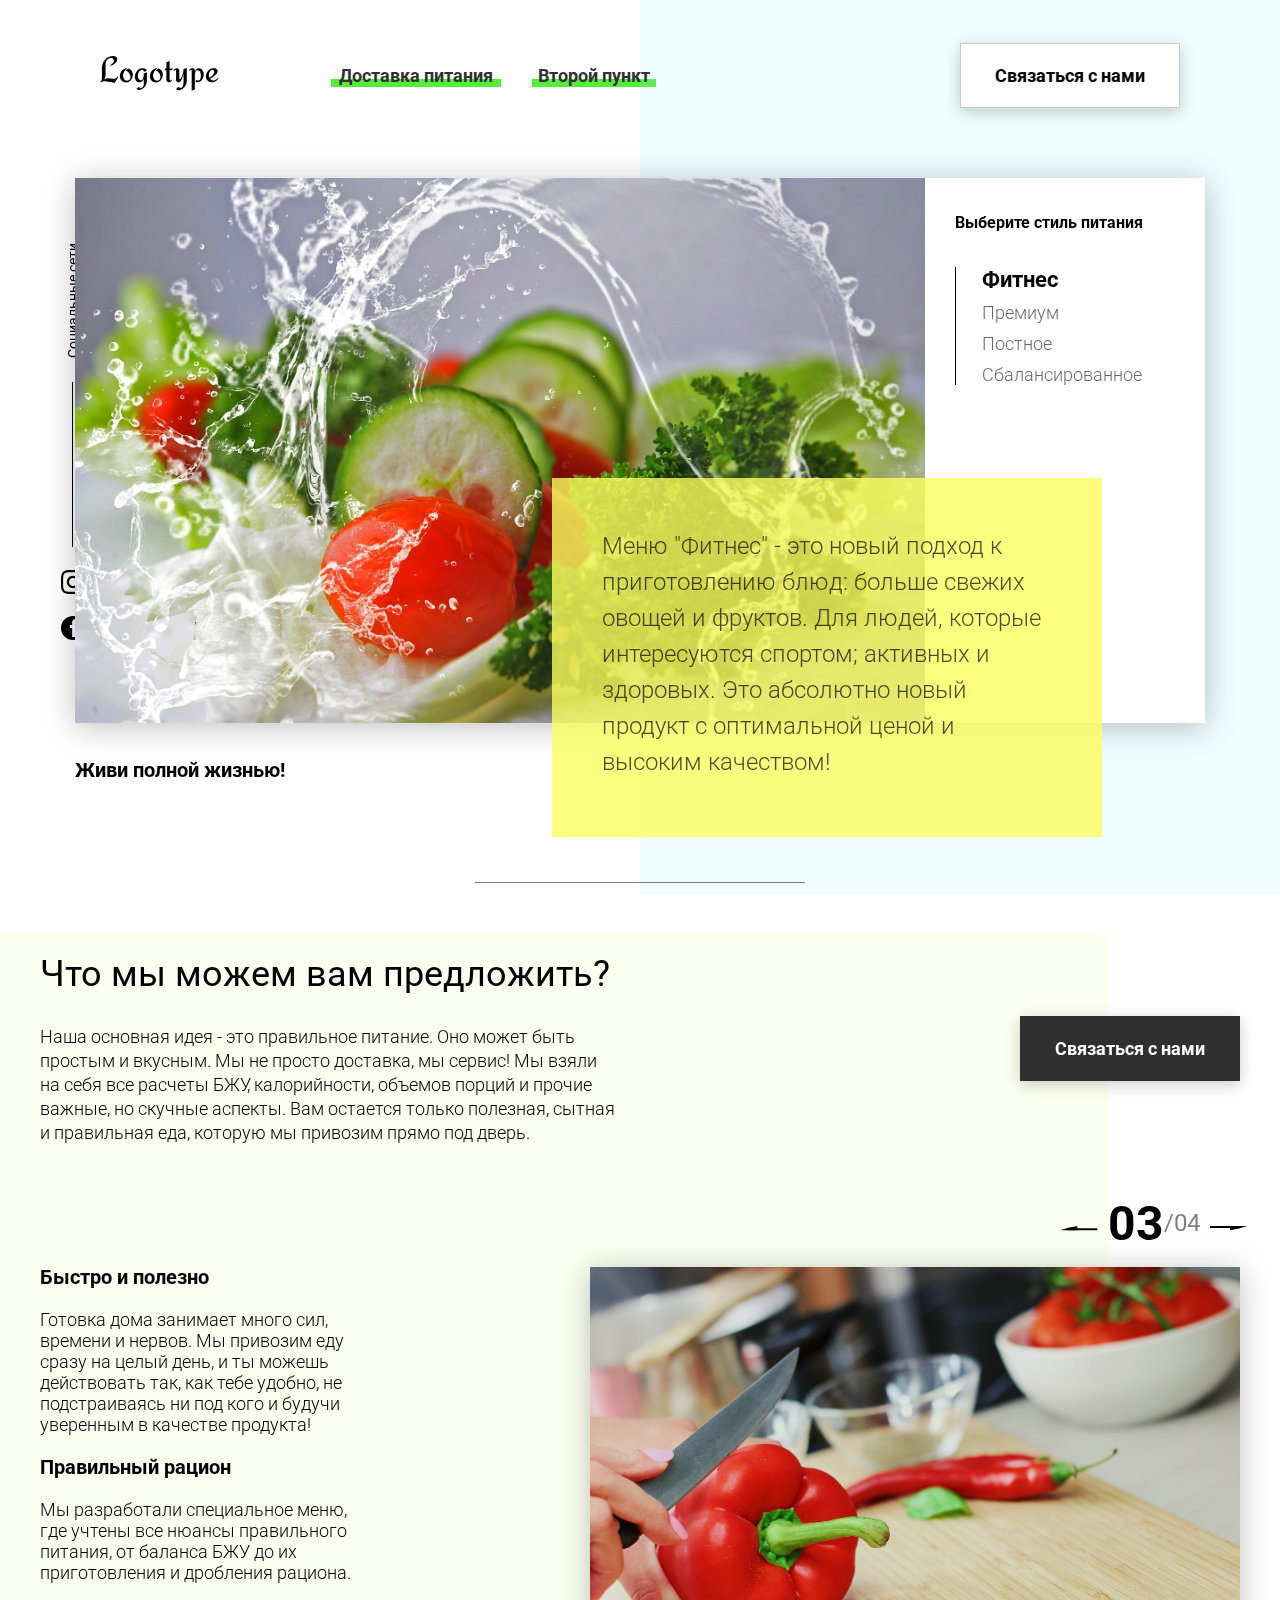
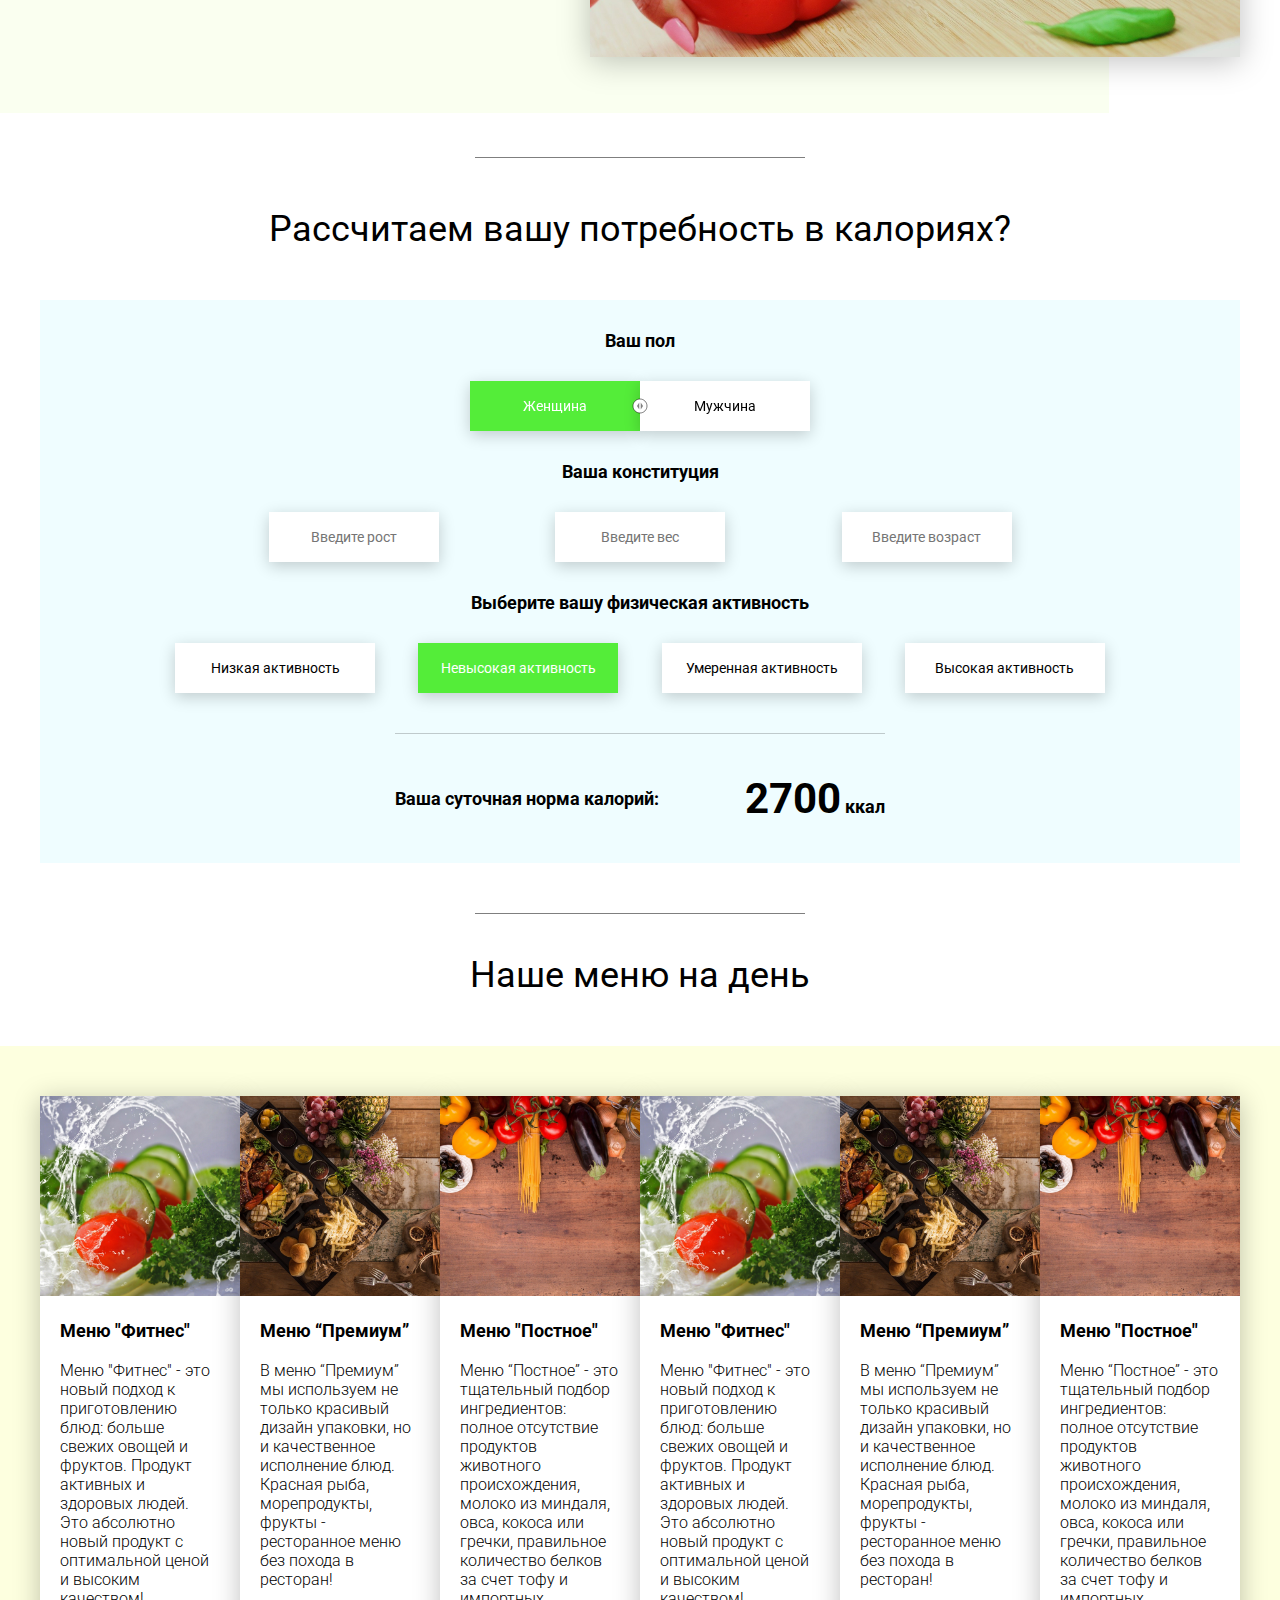
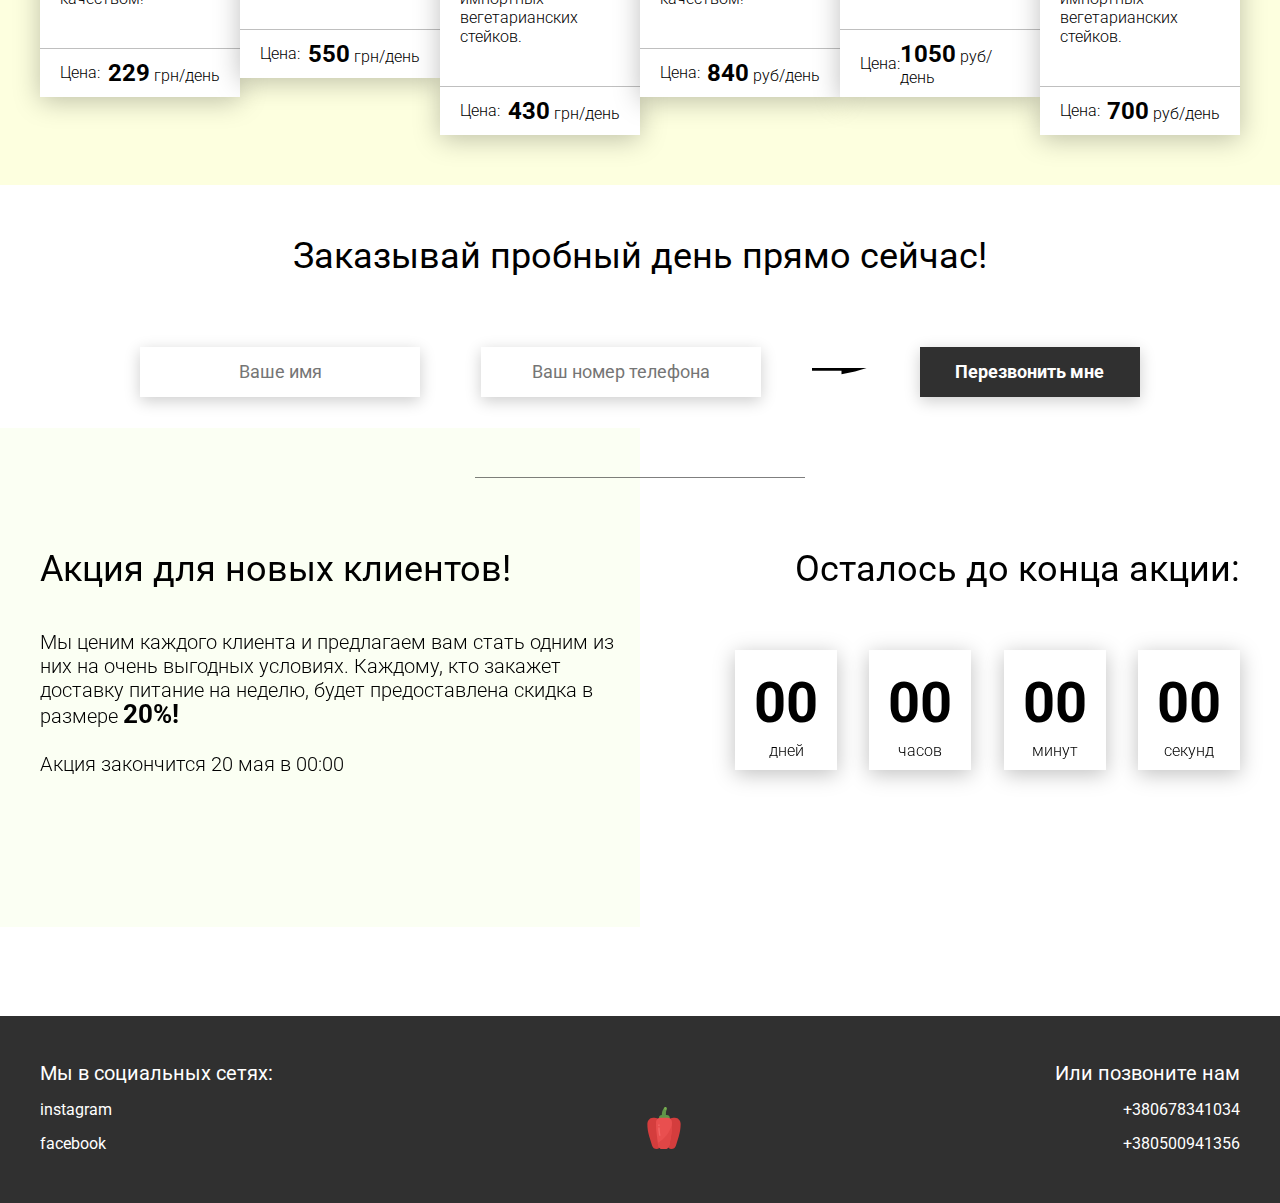
<file: project_03_food/index.html>
<!DOCTYPE html>
<html lang="en">
<head>
    <meta charset="UTF-8">
    <meta name="viewport" content="width=device-width, initial-scale=1.0">
    <title>Food</title>
    <link rel="stylesheet" href="css/style.css">
</head>
<body>
    <header class="header">
        <div class="header__left-block">
            <div class="header__logo">
                <img src="icons/logo.svg" alt="Логотип">
            </div>
            <nav class="header__links">
                <a href="#" class="header__link">Доставка питания</a>
                <a href="#" class="header__link">Второй пункт</a>
            </nav>
        </div>
        <div class="header__right-block">
            <button data-modal class="btn btn_white">Связаться с нами</button>
        </div>
    </header>
    <div class="sidepanel">
        <div class="sidepanel__text"><span>Социальные сети</span></div>
        <div class="sidepanel__divider"></div>
        <a href="#" class="sidepanel__icon">
            <img src="icons/instagram.svg" alt="instagram">
        </a>
        <a href="#" class="sidepanel__icon">
            <img src="icons/facebook.svg" alt="facebook">
        </a>
    </div>

    <div class="preview">
        <div class="bgc_blue"></div>
        <div class="container">
            <div class="tabcontainer">
                <div class="tabcontent">
                    <img src="img/tabs/vegy.jpg" alt="vegy">
                    <div class="tabcontent__descr">
                        Меню "Фитнес" - это новый подход к приготовлению блюд: больше свежих овощей и фруктов. Для людей, которые интересуются спортом; активных и здоровых. Это абсолютно новый продукт с оптимальной ценой и высоким качеством!
                    </div>
                </div>
                <div class="tabcontent">
                    <img src="img/tabs/elite.jpg" alt="elite">
                    <div class="tabcontent__descr">
                        Меню “Премиум” - мы используем не только красивый дизайн упаковки, но и качественное исполнение блюд. Красная рыба, морепродукты, фрукты - ресторанное меню без похода в ресторан!                                     
                    </div>
                </div>
                <div class="tabcontent">
                    <img src="img/tabs/post.jpg" alt="post">
                    <div class="tabcontent__descr">
                        Наше специальное “Постное меню” - это тщательный подбор ингредиентов: полное отсутствие продуктов животного происхождения. Полная гармония с собой и природой в каждом элементе! Все будет Ом!                                     
                    </div>
                </div>
                <div class="tabcontent">
                    <img src="img/tabs/vegy.jpg" alt="vegy">
                    <div class="tabcontent__descr">
                        Меню "Сбалансированное" - это соответствие вашего рациона всем научным рекомендациям. Мы тщательно просчитываем вашу потребность в к/б/ж/у и создаем лучшие блюда для вас.
                    </div>
                </div>
                <div class="tabheader">
                    <h3>Выберите стиль питания</h3>
                    <div class="tabheader__items">
                        <div class="tabheader__item tabheader__item_active">Фитнес</div>
                        <div class="tabheader__item">Премиум</div>
                        <div class="tabheader__item">Постное</div>
                        <div class="tabheader__item">Сбалансированное</div>
                    </div>
                </div>
            </div>
            <div class="preview__life">Живи полной жизнью!</div>
        </div>
    </div>

    <div class="divider"></div>

    <div class="offer">
        <div class="bgc_y"></div>
        <div class="container">
            <div class="offer__text">
                <h2 class="title">Что мы можем вам предложить?</h2>
                <div class="offer__descr">
                    Наша основная идея - это правильное питание. Оно может быть простым и вкусным. Мы не просто доставка, мы сервис! Мы взяли на себя все расчеты БЖУ, калорийности, объемов порций и прочие важные, но скучные аспекты. Вам остается только полезная, сытная и правильная еда, которую мы привозим прямо под дверь.
                </div>
            </div>
            <div class="offer__action">
                <button data-modal class="btn btn_dark">Связаться с нами</button>
            </div>
        </div>
        <div class="container">
            <div class="offer__advantages">
                <h2>Быстро и полезно</h2>
                <div class="offer__advantages-text">
                    Готовка дома занимает много сил, времени и нервов. Мы привозим еду сразу на целый день, и ты можешь действовать так, как тебе удобно, не подстраиваясь ни под кого и будучи уверенным в качестве продукта!
                </div>
                <h2>Правильный рацион</h2>
                <div class="offer__advantages-text">
                    Мы разработали специальное меню, где учтены все нюансы правильного питания, от баланса БЖУ до их приготовления и дробления рациона.
                </div>
            </div>
            <div class="offer__slider">
                <div class="offer__slider-counter">
                    <div class="offer__slider-prev">
                        <img src="icons/left.svg" alt="prev">
                    </div>
                    <span id="current">03</span>
                    /
                    <span id="total">04</span>
                    <div class="offer__slider-next">
                        <img src="icons/right.svg" alt="next">
                    </div>
                </div>
                <div class="offer__slider-wrapper">
                    <div class="offer__slide">
                        <img src="img/slider/pepper.jpg" alt="pepper">
                    </div>
                    <!-- <div class="offer__slide">
                        <img src="img/slider/food-12.jpg" alt="food">
                    </div>
                    <div class="offer__slide">
                        <img src="img/slider/olive-oil.jpg" alt="oil">
                    </div>
                    <div class="offer__slide">
                        <img src="img/slider/paprika.jpg" alt="paprika">
                    </div> -->
                </div>
            </div>
        </div>
    </div>

    <div class="divider"></div>

    <div class="calculating">
        <div class="container">
            <h2 class="title">Рассчитаем вашу потребность в калориях?
            </h2>
            <div class="calculating__field">
                <div class="calculating__subtitle">
                    Ваш пол
                </div>
                <div class="calculating__choose" id="gender">
                    <div class="calculating__choose-item calculating__choose-item_active">Женщина</div>
                    <div class="calculating__choose-item">Мужчина</div>
                </div>

                <div class="calculating__subtitle">
                    Ваша конституция
                </div>
                <div class="calculating__choose calculating__choose_medium">
                    <input type="text" id="height" placeholder="Введите рост" class="calculating__choose-item">
                    <input type="text" id="weight" placeholder="Введите вес"  class="calculating__choose-item">
                    <input type="text" id="age" placeholder="Введите возраст" class="calculating__choose-item">
                </div>

                <div class="calculating__subtitle">
                    Выберите вашу физическая активность
                </div>
                <div class="calculating__choose calculating__choose_big">
                    <div id="low" class="calculating__choose-item">Низкая активность </div>
                    <div id="small"  class="calculating__choose-item calculating__choose-item_active">Невысокая активность</div>
                    <div id="medium" class="calculating__choose-item">Умеренная активность</div>
                    <div id="high" class="calculating__choose-item">Высокая активность</div>
                </div>

                <div class="calculating__divider"></div>

                <div class="calculating__total">
                    <div class="calculating__subtitle">
                        Ваша суточная норма калорий:
                    </div>
                    <div class="calculating__result">
                        <span>2700</span> ккал
                    </div>
                </div>
            </div>
        </div>
    </div>

    <div class="divider"></div>

    <div class="menu">
        <h2 class="title">Наше меню на день</h2>

        <div class="menu__field">
            <div class="container">
                <div class="menu__item">
                    <img src="img/tabs/vegy.jpg" alt="vegy">
                    <h3 class="menu__item-subtitle">Меню "Фитнес"</h3>
                    <div class="menu__item-descr">Меню "Фитнес" - это новый подход к приготовлению блюд: больше свежих овощей и фруктов. Продукт активных и здоровых людей. Это абсолютно новый продукт с оптимальной ценой и высоким качеством!</div>
                    <div class="menu__item-divider"></div>
                    <div class="menu__item-price">
                        <div class="menu__item-cost">Цена:</div>
                        <div class="menu__item-total"><span>229</span> грн/день</div>
                    </div>
                </div>
                <div class="menu__item">
                    <img src="img/tabs/elite.jpg" alt="elite">
                    <h3 class="menu__item-subtitle">Меню “Премиум”</h3>
                    <div class="menu__item-descr">В меню “Премиум” мы используем не только красивый дизайн упаковки, но и качественное исполнение блюд. Красная рыба, морепродукты, фрукты - ресторанное меню без похода в ресторан!</div>
                    <div class="menu__item-divider"></div>
                    <div class="menu__item-price">
                        <div class="menu__item-cost">Цена:</div>
                        <div class="menu__item-total"><span>550</span> грн/день</div>
                    </div>
                </div>
                <div class="menu__item">
                    <img src="img/tabs/post.jpg" alt="post">
                    <h3 class="menu__item-subtitle">Меню "Постное"</h3>
                    <div class="menu__item-descr">Меню “Постное” - это тщательный подбор ингредиентов: полное отсутствие продуктов животного происхождения, молоко из миндаля, овса, кокоса или гречки, правильное количество белков за счет тофу и импортных вегетарианских стейков. </div>
                    <div class="menu__item-divider"></div>
                    <div class="menu__item-price">
                        <div class="menu__item-cost">Цена:</div>
                        <div class="menu__item-total"><span>430</span> грн/день</div>
                    </div>
                </div>
            </div>
        </div>
    </div>

    <div class="order">
        <div class="container">
            <div class="title">Заказывай пробный день прямо сейчас!</div>
            <form action="#" class="order__form">
                <input required placeholder="Ваше имя" name="name" type="text" class="order__input">
                <input required placeholder="Ваш номер телефона" name="phone" type="phone" class="order__input">
                <img src="icons/right.svg" alt="right">
                <button class="btn btn_dark btn_min">Перезвонить мне</button>
            </form>
        </div>
    </div>

    <div class="divider"></div>

    <div class="promotion">
        <div class="bgc_y"></div>
        <div class="container">
            <div class="promotion__text">
                <div class="title">Акция для новых клиентов!</div>
                <div class="promotion__descr">
                    Мы ценим каждого клиента и предлагаем вам стать одним из них на очень выгодных условиях. 
                    Каждому, кто закажет доставку питание на неделю, будет предоставлена скидка в размере <span>20%!</span>
                    <br><br>
                    Акция закончится 20 мая в 00:00
                </div>
            </div>
            <div class="promotion__timer">
                <div class="title">Осталось до конца акции:</div>
                <div class="timer">
                    <div class="timer__block">
                        <span id="days">12</span>
                        дней
                    </div>
                    <div class="timer__block">
                        <span id="hours">20</span>
                        часов
                    </div>
                    <div class="timer__block">
                        <span id="minutes">56</span>
                        минут
                    </div>
                    <div class="timer__block">
                        <span id="seconds">20</span>
                        секунд
                    </div>
                </div>
            </div>
        </div>
    </div>

    <footer class="footer">
        <div class="container">
            <div class="social">
                <div class="subtitle">Мы в социальных сетях:</div>
                <a href="#" class="link">instagram</a>
                <a href="#" class="link">facebook</a>
            </div>
            <div class="pepper">
                <img src="icons/veg.svg" alt="pepper">
            </div>
            <div class="call">
                <div class="subtitle">Или позвоните нам</div>
                <a href="#" class="link">+380678341034</a>
                <a href="#" class="link">+380500941356</a>
            </div>
        </div>
    </footer>

    <div class="modal">
        <div class="modal__dialog">
            <div class="modal__content">
                <form action="#">
                    <div data-close class="modal__close">&times;</div>
                    <div class="modal__title">Мы свяжемся с вами как можно быстрее!</div>
                    <input required placeholder="Ваше имя" name="name" type="text" class="modal__input">
                    <input required placeholder="Ваш номер телефона" name="phone" type="phone" class="modal__input">
                    <button class="btn btn_dark btn_min">Перезвонить мне</button>
                </form>
            </div>
        </div>
    </div>

    <script src="js/script.js"></script>
</body>
</html>
</file>
<file: project_03_food/css/style.css>
@import url(https://fonts.googleapis.com/css?family=Roboto:300,400,700&display=swap&subset=cyrillic-ext);*{box-sizing:border-box;margin:0;padding:0;font-family:Roboto,sans-serif}a{text-decoration:none}.btn{width:220px;height:65px;display:flex;justify-content:center;align-items:center;background-color:#fff;font-size:18px;font-weight:700;border:1px solid rgba(0,0,0,.2);box-shadow:0 4px 15px rgba(0,0,0,.2);cursor:pointer;transition:.3s all;outline:0}.btn_white{background-color:#fff}.btn_dark{background-color:#303030;color:#fff;border:none}.btn_min{height:50px}.btn:hover{box-shadow:0 4px 30px rgba(0,0,0,.3)}.container{max-width:1200px;margin:0 auto}.divider{width:330px;height:1px;margin:0 auto;background-color:rgba(0,0,0,.5)}.title{font-size:36px;font-weight:400}.header{display:flex;justify-content:space-between;align-items:center;height:150px;padding:0 100px}.header__left-block{display:flex;justify-content:space-between;min-width:550px}.header__logo{max-width:170px}.header__logo img{width:100%}.header__links{display:flex;align-items:center}.header__link{position:relative;margin-right:45px;font-weight:700;font-size:18px;color:#303030}.header__link:after{content:'';position:absolute;display:block;width:110%;left:-5%;bottom:-1px;z-index:-1;height:8px;background:#54ed39}.header__link:last-child{margin-right:0}.sidepanel{position:fixed;left:60px;top:240px;height:400px;width:25px;display:flex;flex-direction:column;justify-content:space-between;align-items:center}.sidepanel__text{width:120px;height:120px;font-size:14px}.sidepanel__text span{display:flex;transform:rotate(-90deg) translateX(-50px)}.sidepanel__divider{width:1px;height:165px;background-color:#000}.sidepanel__icon{width:24px;height:24px}.sidepanel__icon img{width:100%}.preview{padding:28px 0 100px 0;position:relative}.preview__life{font-weight:700;font-size:20px;margin-left:35px;margin-top:35px}.bgc_blue{position:absolute;right:0;top:-155px;width:50vw;height:900px;background:rgba(146,242,255,.15);z-index:-1}.tabcontainer{display:flex;width:1130px;margin:0 auto;box-shadow:0 4px 30px rgba(0,0,0,.25)}.tabcontent{width:850px;position:relative}.tabcontent img{width:100%;height:100%;object-fit:cover}.tabcontent__descr{position:absolute;top:300px;right:-177px;width:550px;height:359px;background:rgba(251,254,93,.8);padding:50px;font-size:24px;font-weight:300;line-height:36px;color:rgba(0,0,0,.7)}.tabheader{width:280px;padding:35px 30px;background-color:#fff}.tabheader h3{font-weight:700;font-size:16px}.tabheader__items{margin-top:35px;padding-left:26px;border-left:1px solid #000}.tabheader__item{font-weight:700;font-size:18px;font-weight:300;margin-top:10px;color:rgba(0,0,0,.6);cursor:pointer;transition:.3s all}.tabheader__item_active{color:#000;font-size:22px;font-weight:700}.offer{padding:70px 0 100px 0;position:relative}.offer .container{display:flex;justify-content:space-between}.offer .bgc_y{position:absolute;width:1109px;height:780px;background:rgba(243,255,222,.45);z-index:-1;top:50px}.offer__text{width:580px}.offer__descr{font-size:18px;margin-top:30px;font-weight:300;line-height:24px}.offer__action{display:flex;align-items:center;justify-content:flex-end}.offer__advantages{width:330px;margin-top:50px}.offer__advantages h2{font-weight:700;font-size:20px;margin-top:20px}.offer__advantages h2:first-child{margin-top:70px}.offer__advantages-text{margin-top:20px;font-size:18px;font-weight:300;line-height:21px}.offer__slider{width:650px;margin-top:50px;display:flex;flex-direction:column;align-items:flex-end}.offer__slider-counter{display:flex;width:180px;align-items:center;font-size:24px;color:rgba(0,0,0,.5)}.offer__slider-wrapper{width:100%;margin-top:15px;box-shadow:0 4px 30px rgba(0,0,0,.25)}.offer__slider-prev{margin-right:10px;cursor:pointer}.offer__slider-next{margin-left:10px;cursor:pointer}.offer__slider #current{font-size:48px;font-weight:700;color:#000}.offer__slide{width:100%;height:390px}.offer__slide img{width:100%;height:100%;object-fit:cover}.calculating{padding:50px 0}.calculating .title{text-align:center}.calculating__field{width:100%;margin-top:50px;background:rgba(146,242,255,.15);padding:30px 0 40px 0}.calculating__subtitle{text-align:center;font-size:18px;font-weight:700;margin-top:30px}.calculating__subtitle:first-child{margin-top:0}.calculating #gender:after{content:'';position:absolute;top:50%;transform:translateY(-50%);display:block;width:16px;height:16px;background:url(../icons/switch.svg) center center/cover no-repeat}.calculating__choose{position:relative;display:flex;margin-top:30px;justify-content:center}.calculating__choose-item{display:flex;align-items:center;justify-content:center;width:170px;height:50px;padding:0 10px;background:#fff;box-shadow:0 4px 15px rgba(0,0,0,.2);border:none;text-align:center;font-size:14px;cursor:pointer;outline:0;transition:.3s all}.calculating__choose-item_active{color:#fff;background-color:#54ed39}.calculating__choose_medium{width:743px;justify-content:space-between;margin:30px auto 0 auto}.calculating__choose_big{width:930px;justify-content:space-between;margin:30px auto 0 auto}.calculating__choose_big .calculating__choose-item{width:200px}.calculating__divider{width:490px;height:1px;margin:40px auto;background-color:rgba(0,0,0,.2)}.calculating__total{width:490px;margin:0 auto;display:flex;justify-content:space-between;align-items:center}.calculating__result{font-size:18px;font-weight:700}.calculating__result span{font-size:42px}.menu{padding:40px 0 50px 0}.menu .container{display:flex;justify-content:space-between;align-items:flex-start}.menu .title{text-align:center}.menu__field{margin-top:50px;padding:50px 0;width:100%;background:rgba(249,254,126,.25)}.menu__item{width:320px;min-height:450px;background:#fff;box-shadow:0 4px 25px rgba(0,0,0,.25);font-size:16px;font-weight:300}.menu__item img{width:100%;height:200px;object-fit:cover}.menu__item-subtitle{font-weight:700;font-size:18px;padding:0 20px;margin-top:20px}.menu__item-descr{margin-top:20px;padding:0 20px}.menu__item-divider{width:100%;height:1px;background-color:rgba(0,0,0,.25);margin-top:40px}.menu__item-price{display:flex;justify-content:space-between;align-items:center;padding:10px 20px}.menu__item-price span{font-size:24px;font-weight:700}.order{padding-bottom:80px}.order .title{text-align:center}.order__form{margin-top:70px;padding:0 100px;display:flex;justify-content:space-between;align-items:center}.order__form img{transform:scale(1.5)}.order__input{width:280px;height:50px;background:#fff;box-shadow:0 4px 15px rgba(0,0,0,.2);border:none;font-size:18px;text-align:center;padding:0 20px;outline:0}.promotion{padding:70px 0 240px 0;position:relative}.promotion .container{display:flex}.promotion .bgc_y{position:absolute;width:50%;height:499px;background:rgba(243,255,222,.35);z-index:-1;top:-50px;left:0}.promotion__text{width:50%}.promotion__descr{margin-top:40px;font-size:20px;line-height:24px;font-weight:300}.promotion__descr span{font-weight:700;font-size:26px}.promotion__timer{width:50%}.promotion__timer .title{text-align:right}.promotion__timer .timer{margin-top:60px;padding-left:95px;display:flex;justify-content:space-between;align-items:center}.promotion__timer .timer__block{width:102px;height:120px;background:#fff;box-shadow:0 4px 20px rgba(0,0,0,.25);font-size:16px;font-weight:300;text-align:center}.promotion__timer .timer__block span{display:block;margin-top:20px;margin-bottom:5px;font-size:56px;font-weight:700}.footer{min-height:180px;background-color:#303030;padding:45px 0 50px 0;color:#fff}.footer .container{height:100%;display:flex;justify-content:space-between;align-items:flex-end}.footer .subtitle{font-size:20px}.footer .link{display:block;margin-top:15px;font-size:16px;color:#fff}.footer .call{text-align:right}.modal{position:fixed;top:0;left:0;z-index:1050;display:none;width:100%;height:100%;overflow:hidden;background-color:rgba(0,0,0,.5)}.modal__dialog{max-width:500px;margin:40px auto}.modal__content{position:relative;width:100%;padding:40px;background-color:#fff;border:1px solid rgba(0,0,0,.2);border-radius:4px;max-height:80vh;overflow-y:auto}.modal__close{position:absolute;top:8px;right:14px;font-size:30px;color:#000;opacity:.5;font-weight:700;border:none;background-color:transparent;cursor:pointer}.modal__title{text-align:center;font-size:22px;text-transform:uppercase}.modal__input{display:block;margin:20px auto 20px auto;width:280px;height:50px;background:#fff;box-shadow:0 4px 15px rgba(0,0,0,.2);border:none;font-size:18px;text-align:center;padding:0 20px;outline:0}.modal .btn{display:block;width:280px;margin:0 auto}.show{display: block;}.hide{display: none;}.fade{animation-name: fade; animation-duration: 1.5s;}@keyframes fade{from{opacity: 0.1;}to{opacity: 1;}}
</file>
